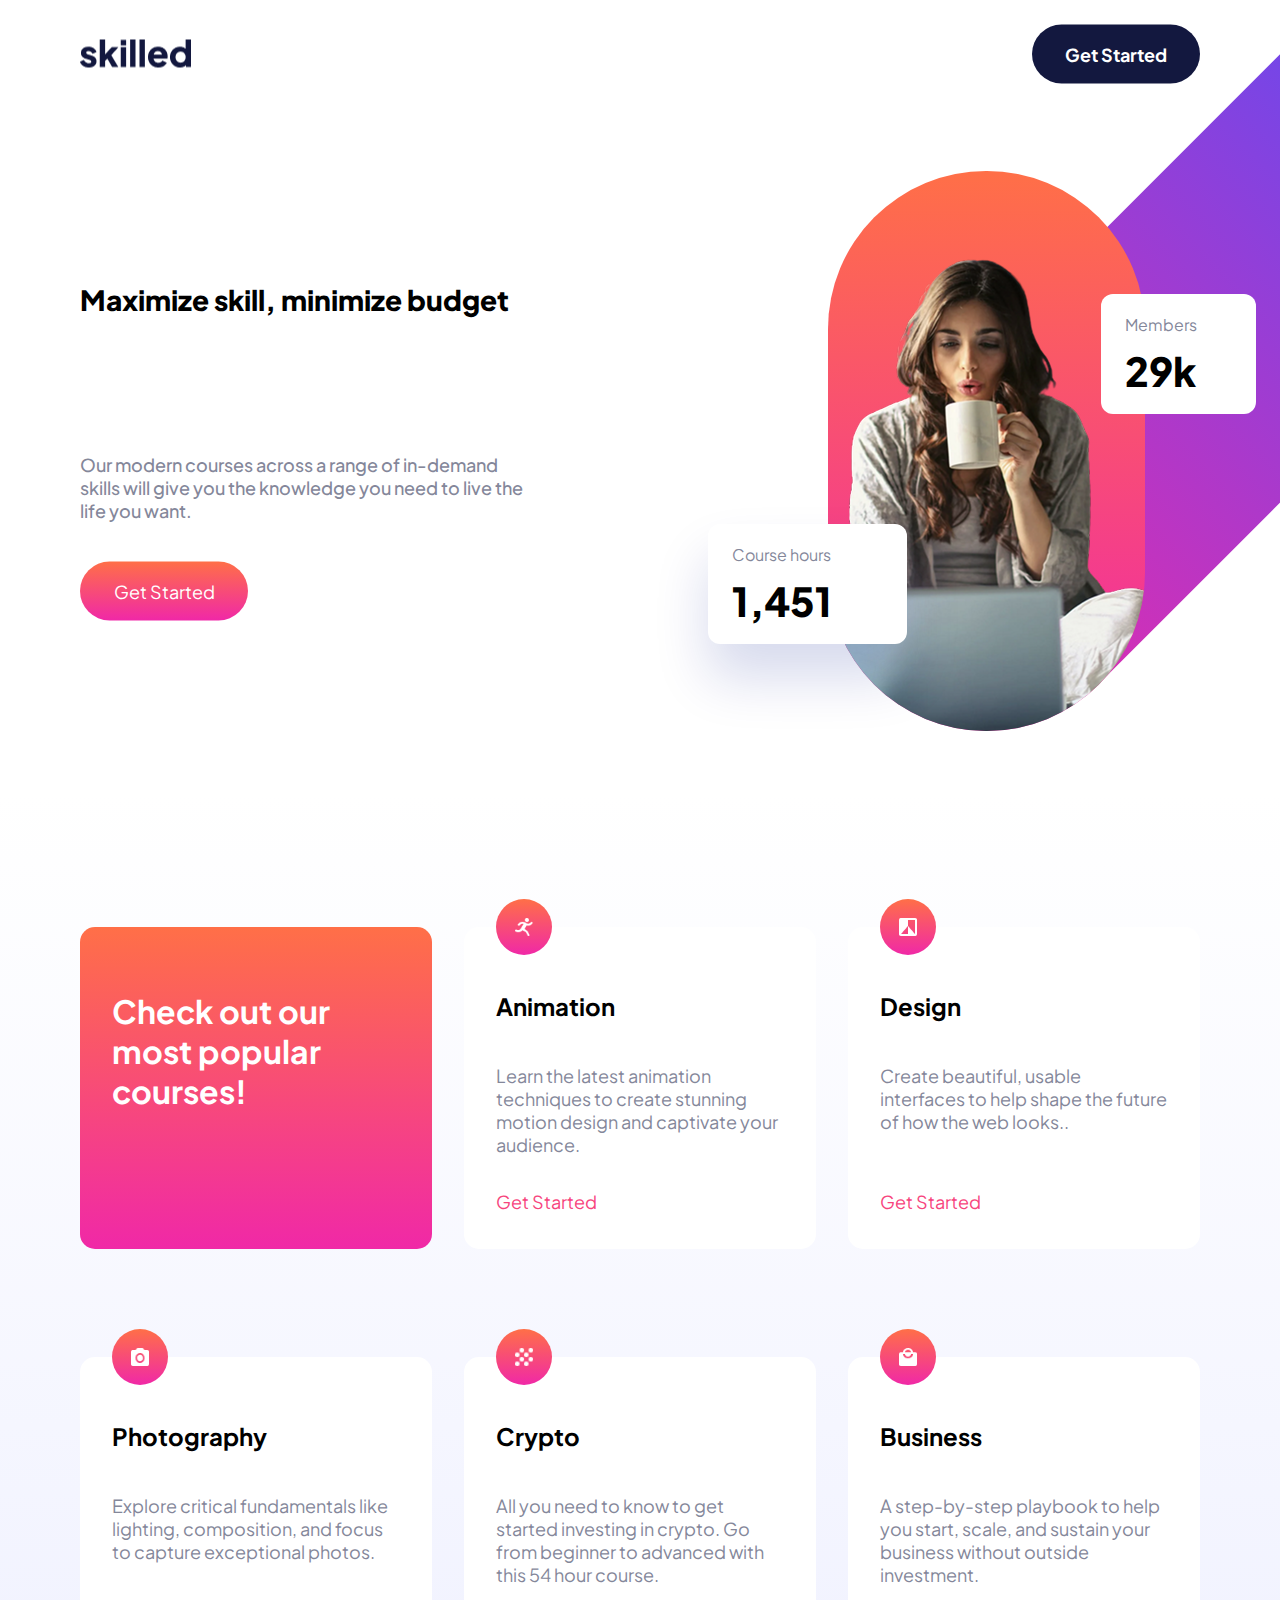
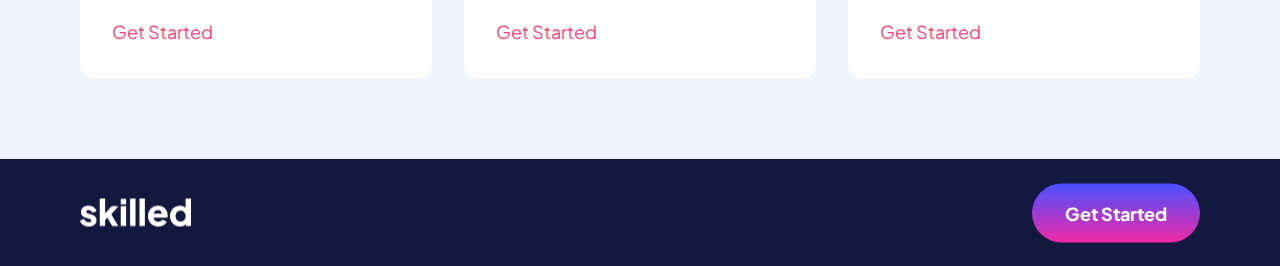
<file: elearning page/index.html>
<!DOCTYPE html>
<html lang="en">

<head>
    <meta charset="UTF-8">
    <meta name="viewport" content="width=device-width, initial-scale=1.0">
    <title>Skilled Elearning Page</title>
    <link rel="stylesheet" href="style.css">
    <link href="https://fonts.googleapis.com/css2?family=Plus+Jakarta+Sans:wght@400;500;700;800&display=swap"
        rel="stylesheet">
</head>

<body>
    <header class="header">
        <div class="header-inner">
            <img src="images/logo.png" alt="logo">
            <button>Get Started</button>
        </div>
    </header>
    <main>
        <section class="hero">
            <div class="hero-container">
                <div class="hero-content">
                    <div class="hero-content-text">
                        <h1>Maximize skill, minimize budget</h1>
                        <p>Our modern courses across a range of in-demand skills will give you the knowledge you need to
                            live
                            the life you want.</p>
                    </div>
                    <button>Get Started</button>
                </div>
                <div class="hero-visual">
                    <div class="hours-cont">
                        <p class="name">Course hours</p>
                        <p class="number">1,451</p>
                    </div>
                    <div class="img-cont">
                        <img src="images/avatar.png" alt="avatar">
                    </div>
                    <div class="members-cont">
                        <p class="name">Members</p>
                        <p class="number">29k</p>
                    </div>
                    <div class="shape-cont"></div>
                </div>
            </div>
        </section>

        <section class="cards">
            <div class="cards-container">
                <div class="first-row">
                    <article class="card">
                        <div class="card-info">
                            <h1>Check out our most popular courses!</h1>
                        </div>
                    </article>
                    <article class="card">
                        <div class="card-img">
                            <img src="images/animation.png" alt="Animation">
                        </div>
                        <div class="card-info">
                            <h2>Animation</h2>
                            <p>Learn the latest animation techniques to create stunning motion design and captivate your
                                audience.</p>
                            <button>Get Started</button>
                        </div>
                    </article>
                    <article class="card">
                        <div class="card-img">
                            <img src="images/design.png" alt="Design">
                        </div>
                        <div class="card-info">
                            <h2>Design</h2>
                            <p>Create beautiful, usable interfaces to help shape the future of how the web looks..</p>
                            <button>Get Started</button>
                        </div>
                    </article>
                </div>


                <div class="second-row">
                    <article class="card">
                        <div class="card-img">
                            <img src="images/photography.png" alt="Photography">
                        </div>
                        <div class="card-info">
                            <h2>Photography</h2>
                            <p>Explore critical fundamentals like lighting, composition, and focus to capture
                                exceptional photos.</p>
                            <button>Get Started</button>
                        </div>
                    </article>
                    <article class="card">
                        <div class="card-img">
                            <img src="images/crypto.png" alt="Crypto">
                        </div>
                        <div class="card-info">
                            <h2>Crypto</h2>
                            <p>All you need to know to get started investing in crypto. Go from beginner to advanced
                                with this 54 hour course.</p>
                            <button>Get Started</button>
                        </div>
                    </article>
                    <article class="card">
                        <div class="card-img">
                            <img src="images/business.png" alt="Business">
                        </div>
                        <div class="card-info">
                            <h2>Business</h2>
                            <p>A step-by-step playbook to help you start, scale, and sustain your business without
                                outside investment.</p>
                            <button>Get Started</button>
                        </div>
                    </article>
                </div>
            </div>
        </section>
    </main>

    <footer class="footer">
        <div class="footer-inner">
            <img src="images/logo-footer.png" alt="logo-footer">
            <button>Get Started</button>
        </div>
    </footer>
</body>

</html>
</file>
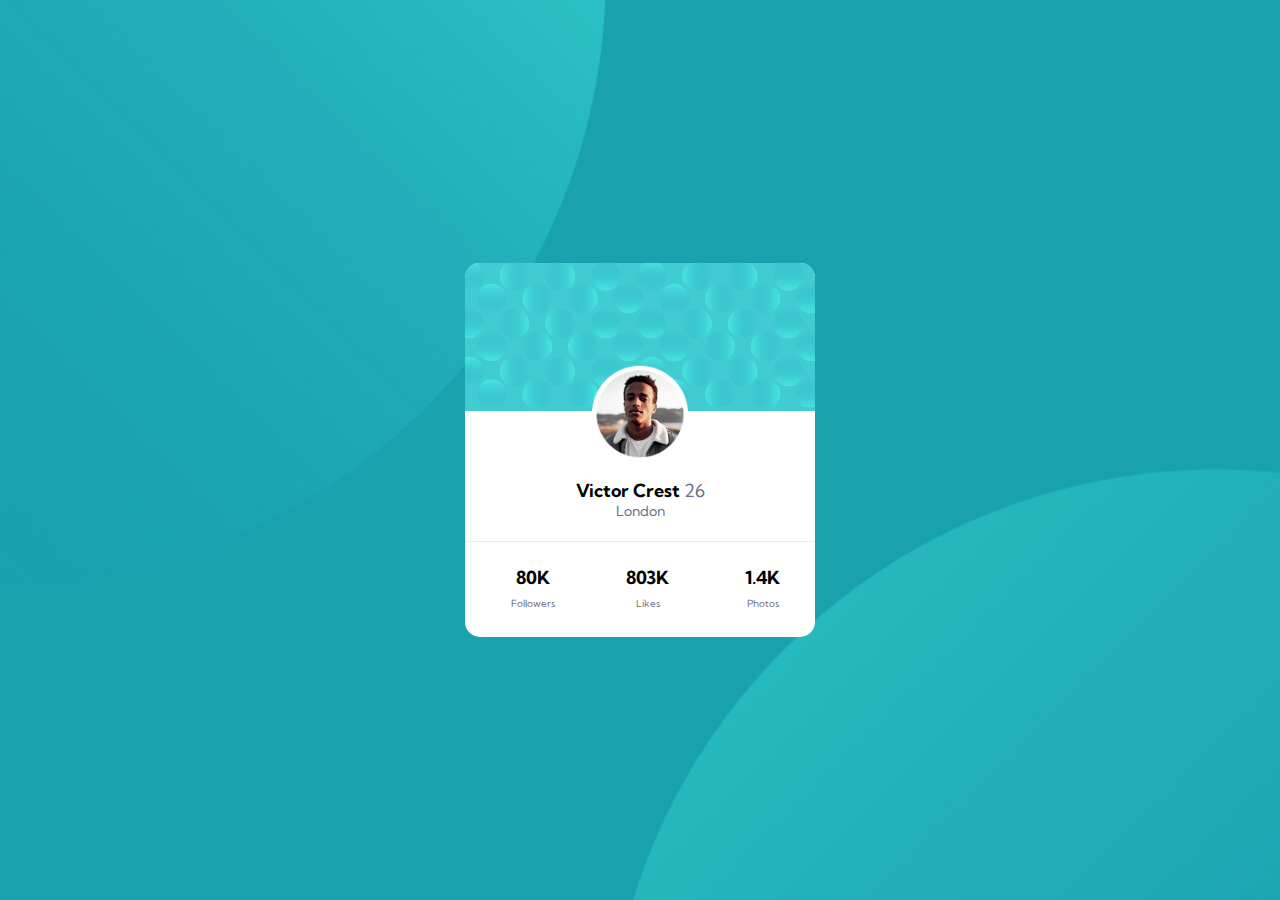
<file: profile card/index.html>
<!DOCTYPE html>
<html lang="en">

<head>
    <meta charset="UTF-8">
    <meta name="viewport" content="width=device-width, initial-scale=1.0">
    <title>Profile Card</title>
    <link href="https://fonts.googleapis.com/css2?family=Kumbh+Sans:wght@400;700&display=swap" rel="stylesheet">
    <link rel="stylesheet" href="style.css">
</head>

<body>
    <div class="background">
        <div class="bg-circles"></div>
        <div class="card">
            <div class="card-top">
                <img src="images/pattern.png" class="pattern" alt="pattern">
                <img src="images/avatar.png" class="avatar" alt="avatar">
            </div>
            <div class="card-bottom">
                <h2>Victor Crest <span>26</span></h2>
                <p class="location">London</p>
                <div class="profile-stats">
                    <div class="stat-item">
                        <p class="number">80K</p>
                        <p class="value">Followers</p>
                    </div>
                    <div class="stat-item">
                        <p class="number">803K</p>
                        <p class="value">Likes</p>
                    </div>
                    <div class="stat-item">
                        <p class="number">1.4K</p>
                        <p class="value">Photos</p>
                    </div>
                </div>
            </div>
        </div>
    </div>
</body>

</html>
</file>
<file: elearning page/style.css>
* {
    margin: 0;
    padding: 0;
    font-family: 'Plus Jakarta Sans', sans-serif;
}

body {
    overflow-x: hidden;
}

/* header style */
.header {
    height: 107px;
    position: relative;
}

.header-inner {
    width: 1120px;
    height: 59px;
    position: absolute;
    top: 50%;
    left: 50%;
    transform: translate(-50%, -50%);
}

.header-inner img {
    width: 111px;
    height: 28px;
    position: absolute;
    top: 50%;
    transform: translateY(-50%);
}

.header-inner button {
    width: 168px;
    height: 59px;
    position: absolute;
    left: 100%;
    transform: translateX(-100%);
    background-color: hsla(233, 54%, 16%, 1);
    border-radius: 30px;
    border: none;
    color: white;
    font-size: 18px;
    font-weight: 700;
}

/* hero section */
.hero {
    height: 688px;
}

.hero-container {
    width: 1120px;
    height: 560px;
    position: relative;
    top: 50%;
    left: 50%;
    transform: translate(-50%, -50%);
}

.hero-content {
    width: 544px;
    height: 339px;
    position: absolute;
    top: 50%;
    transform: translateY(-50%);
}

/* hero container left side */
.hero-content-text {
    width: 457px;
    height: 240px;
    position: relative;
}

.hero-content-text h1 {
    font-size: 28px;
    font-weight: 800;
}

.hero-content-text p {
    font-weight: 500;
    font-size: 18px;
    color: hsla(232, 10%, 56%, 1);
    position: absolute;
    bottom: 0;
}

.hero-content button {
    width: 168px;
    height: 59px;
    border-radius: 30px;
    border: none;
    color: white;
    font-size: 18px;
    background: linear-gradient(hsla(13, 100%, 64%, 1), hsla(322, 87%, 55%, 1));
    position: absolute;
    bottom: 0px;
}

/* hero container right side */
.hero-visual {
    width: 544px;
    height: 560px;
    position: absolute;
    left: 576px;
}

/* image container */
.img-cont {
    position: absolute;
    width: 317px;
    height: 560px;
    background: linear-gradient(hsla(13, 100%, 64%, 1), hsla(322, 87%, 55%, 1));
    border-radius: 158px;
    border: none;
    overflow: hidden;
    left: 172px;
    z-index: 2;
}

.img-cont img {
    position: absolute;
    bottom: 0px;
}

/* white containers */
.hours-cont {
    position: absolute;
    width: 199px;
    height: 120px;
    border: none;
    border-radius: 12px;
    background-color: white;
    left: 52px;
    bottom: 87px;
    z-index: 3;
    box-shadow: 0px 34px 54px 0 hsla(233, 92%, 29%, 0.16);
}

.members-cont {
    position: absolute;
    width: 155px;
    height: 120px;
    border: none;
    border-radius: 12px;
    background-color: white;
    left: 445px;
    top: 123px;
    z-index: 3;
}

.name {
    font-size: 16px;
    color: hsla(232, 10%, 56%, 1);
    position: relative;
    top: 20px;
    left: 24px;
}

.number {
    font-size: 40px;
    font-weight: 800;
    position: relative;
    top: 30px;
    left: 24px;
}

/* empty container */
.shape-cont {
    width: 317px;
    height: 1008px;
    border-radius: 158px;
    border: none;
    background: linear-gradient(hsla(237, 100%, 64%, 1), hsla(322, 87%, 55%, 1));
    position: absolute;
    right: -190px;
    top: -348px;
    transform: rotate(45deg);
    z-index: 1;
}

/* cards section */
.cards {
    height: 964px;
    background: linear-gradient(hsla(0, 0%, 100%, 1), hsla(234, 100%, 97%, 1));
}

.cards-container {
    width: 1120px;
    height: 756px;
    position: relative;
    top: 50%;
    left: 50%;
    transform: translate(-50%, -50%);
}

.first-row,
.second-row {
    width: 1120px;
    height: 350px;

}

.first-row {
    position: relative;
    top: 0px;
}

.second-row {
    margin-top: 80px;
}


.card {
    display: inline-block;
    width: 352px;
    height: 350px;
    vertical-align: top;
    border-radius: 15px;
    border: none;
}


.card:not(:last-child) {
    margin-right: 29px;
}

.card-img {
    width: 56px;
    height: 56px;
    background: linear-gradient(hsla(13, 100%, 64%, 1), hsla(322, 87%, 55%, 1));
    transform: translateX(32px);
    border-radius: 50%;
    border: none;
    position: relative;
    z-index: 5;
}

.card img {
    width: 18px;
    height: 18px;
    position: relative;
    top: 19px;
    right: -19px;
}

.card-info:first-child {
    width: 352px;
    height: 322px;
    transform: translateY(28px);
    background: linear-gradient(hsla(13, 100%, 64%, 1), hsla(322, 87%, 55%, 1));
    border-radius: 15px;
}

.card-info:first-child h1 {
    width: 288px;
    height: 114px;
    font-size: 32px;
    color: white;
    transform: translate(32px, 64px);
}

.card-info {
    width: 352px;
    height: 322px;
    transform: translateY(-28px);
    border-radius: 15px;
    position: relative;
    z-index: 1;
    background-color: white;
}

.card-info h2 {
    font-size: 24px;
    transform: translate(32px, 64px);
}

.card-info p {
    width: 288px;
    height: 113px;
    font-size: 18px;
    transform: translate(32px, 107px);
    color: hsla(232, 10%, 56%, 1);
}

.card-info button {
    font-size: 18px;
    transform: translate(32px, 120px);
    color: hsla(341, 92%, 62%, 1);
    background-color: transparent;
    border: none;
}

/* footer */

.footer {
    height: 107px;
    position: relative;
    background-color: hsla(233, 54%, 16%, 1);
}

.footer-inner {
    width: 1120px;
    height: 59px;
    position: absolute;
    top: 50%;
    left: 50%;
    transform: translate(-50%, -50%);
}

.footer-inner img {
    width: 111px;
    height: 28px;
    position: absolute;
    top: 50%;
    transform: translateY(-50%);
}

.footer-inner button {
    width: 168px;
    height: 59px;
    position: absolute;
    left: 100%;
    transform: translateX(-100%);
    background: linear-gradient(hsla(237, 100%, 64%, 1), hsla(322, 87%, 55%, 1));
    border-radius: 30px;
    border: none;
    color: white;
    font-size: 18px;
    font-weight: 700;
}

/* hovers */

.header-inner button:hover {
    background-color: hsla(234, 25%, 52%, 1);
}

.hero-content button:hover {
    background:
        linear-gradient(hsla(0, 0%, 100%, 0.5),
            hsla(0, 0%, 100%, 0.5)),
        linear-gradient(hsla(13, 100%, 64%, 1),
            hsla(322, 87%, 55%, 1));
}

.footer-inner button:hover {
    background:
        linear-gradient(hsla(0, 0%, 100%, 0.5),
            hsla(0, 0%, 100%, 0.5)),
        linear-gradient(hsla(237, 100%, 64%, 1),
            hsla(322, 87%, 55%, 1));
}
</file>
<file: profile card/style.css>
*{
    margin: 0;
    padding: 0;
    box-sizing: border-box;
}

body{
    position: relative;
    width: 100vw;
    height: 100vh;
  font-family: 'Kumbh Sans', sans-serif;
}


.background{
    position: relative;
    width: 100%;
    height: 100%;
    background: hsla(185, 75%, 39%, 1)

}

.bg-circles{
    position: absolute;
    width: 100%;
    height: 100%;
    background-image: url(images/Background.png);
    background-repeat: no-repeat;
    background-position: center;
    background-size: cover;
    z-index: 1;
}

.card{
    width: 350px;
    height: 374px;
    border-radius: 15px;
    background-color: white;
    overflow: hidden;
    position: absolute;
    z-index: 2;
    left: 50%;
    top: 50%;
    transform: translate(-50%, -50%);
}

.card-top{
    height: 148px;
    position: absolute;
    background-color: hsla(183, 62%, 54%, 1);
}

.avatar{
    width: 96px;
    height: 96px;
    position: absolute;
    left: 50%;
    top: 50%;
    transform: translate(-50%, 30%);

}

.card-bottom{
    width: 133px;
    height: 49px;
    text-align: center;
    position: absolute;
    left: 50%;
    top: 50%;
    transform: translate(-50%, 60%);
}

.card-bottom h2{
    font-size: 18px;
}

.card-bottom h2 span{
    color: hsla(227, 10%, 46%, 1);
    font-weight: normal;
}

.location{
    font-size: 14px;
    color: hsla(227, 10%, 46%, 1);
}

.profile-stats{
    width: 370px;
    height: 69px;
    border-top: 1px solid hsla(225, 10%, 92%, 1);
    position: absolute;
    transform: translate(-30%, 30%);
}

.stat-item{
    display: inline-block;
    width: 30%;
    padding-top: 24px;
}

.number{
    display: block;
    font-size: 18px;
    font-weight: bold;
}

.value{
    display: block;
    font-size: 10px;
    color: hsla(227, 10%, 46%, 1);
    transform: translateY(8px);
}
</file>
